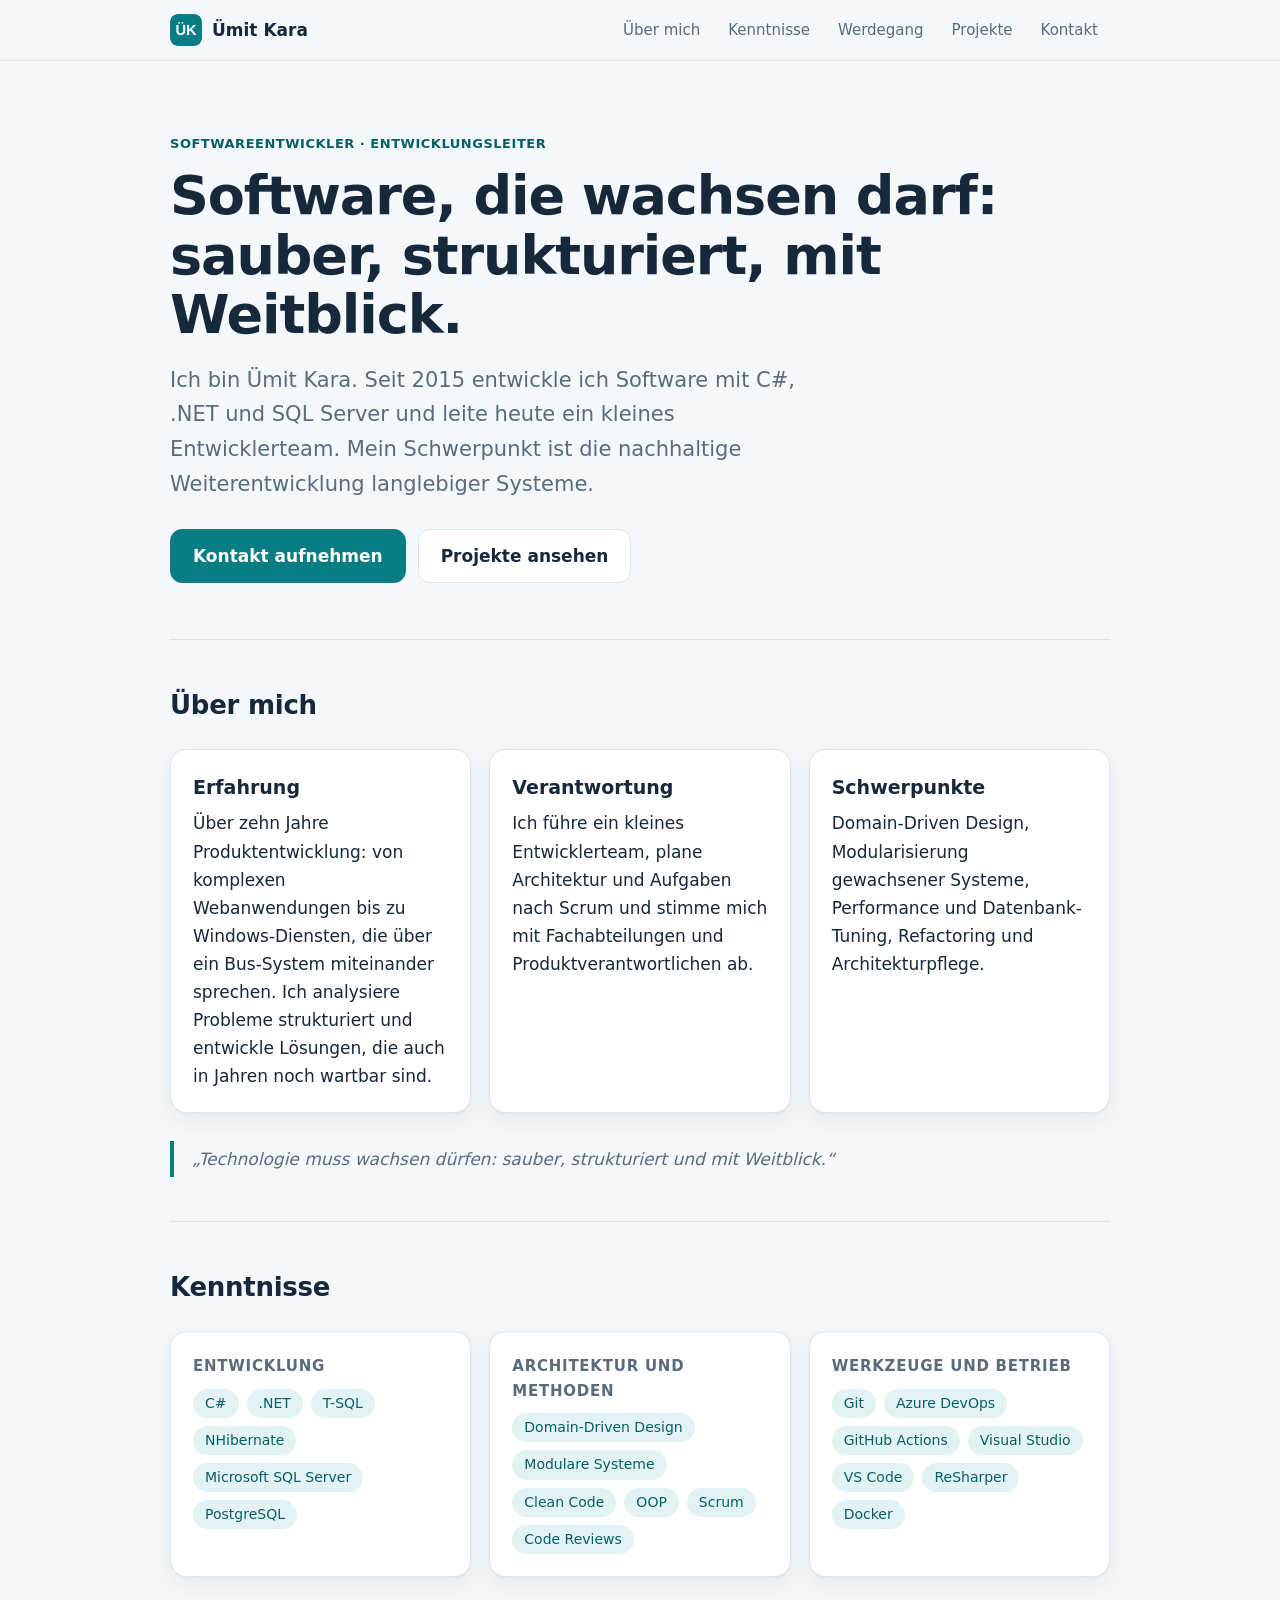
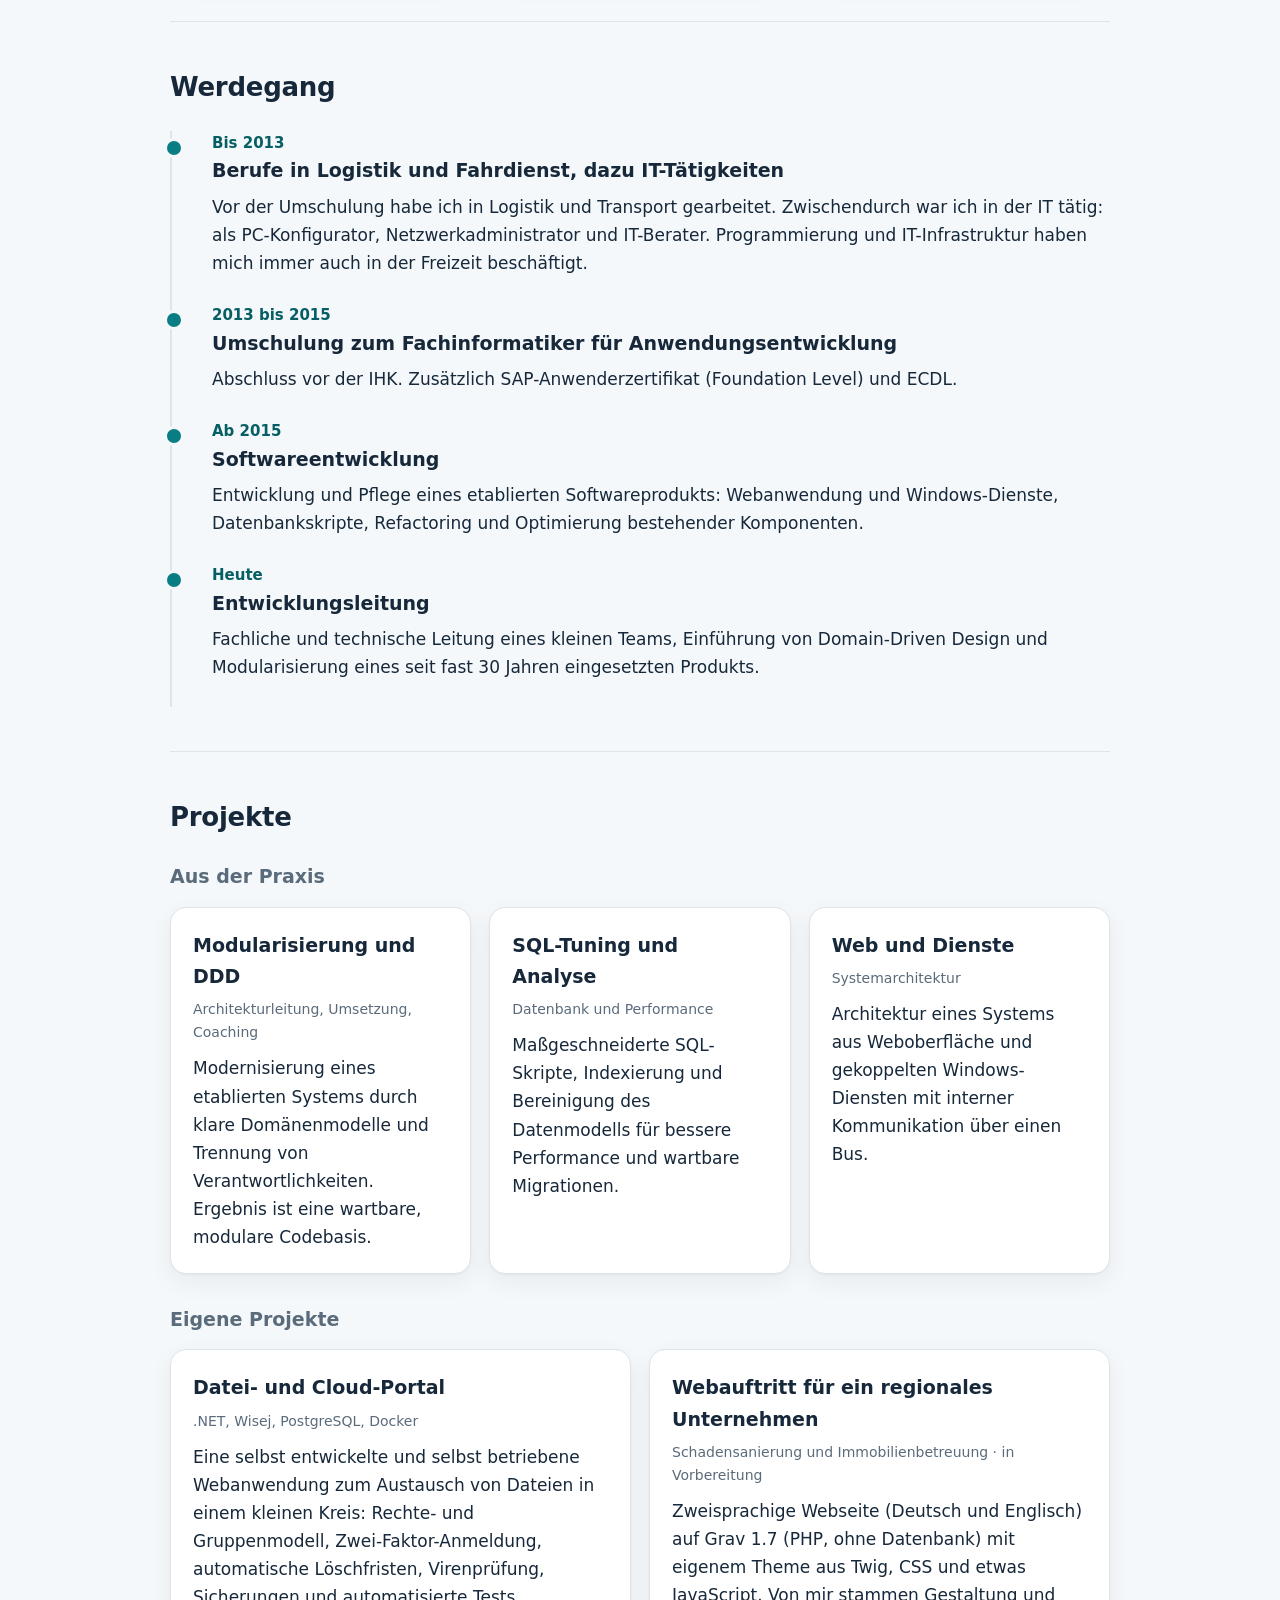
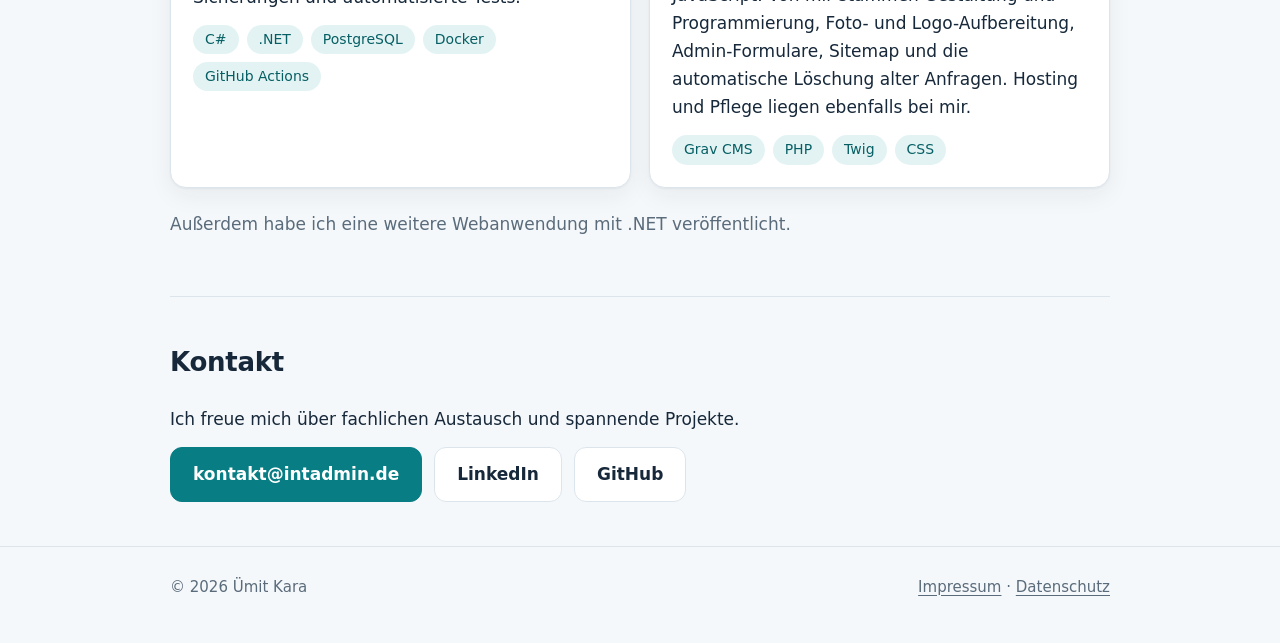
<file: index.html>
<!DOCTYPE html>
<html lang="de">
<head>
  <meta charset="utf-8">
  <meta name="viewport" content="width=device-width, initial-scale=1">
  <title>Ümit Kara · Softwareentwickler und Entwicklungsleiter</title>
  <meta name="description" content="Softwareentwickler und Entwicklungsleiter mit Schwerpunkt C#, .NET, SQL Server und Domain-Driven Design. Portfolio von Ümit Kara.">
  <meta name="color-scheme" content="light dark">
  <link rel="icon" href="favicon.svg" type="image/svg+xml">
  <link rel="stylesheet" href="style.css">
</head>
<body>
  <a class="skip" href="#inhalt">Zum Inhalt springen</a>

  <header class="top">
    <div class="wrap">
      <a class="brand" href="#" aria-label="Ümit Kara, Seitenanfang"><img src="favicon.svg" alt="" width="32" height="32"> Ümit Kara</a>
      <nav aria-label="Hauptmenü">
        <a href="#ueber-mich">Über mich</a>
        <a href="#kenntnisse">Kenntnisse</a>
        <a href="#werdegang">Werdegang</a>
        <a href="#projekte">Projekte</a>
        <a href="#kontakt">Kontakt</a>
      </nav>
    </div>
  </header>

  <main id="inhalt">
    <div class="wrap">
      <div class="hero">
        <p class="eyebrow">Softwareentwickler · Entwicklungsleiter</p>
        <h1>Software, die wachsen darf: sauber, strukturiert, mit Weitblick.</h1>
        <p class="lead">Ich bin Ümit Kara. Seit 2015 entwickle ich Software mit C#, .NET und SQL Server und leite heute ein kleines Entwicklerteam. Mein Schwerpunkt ist die nachhaltige Weiterentwicklung langlebiger Systeme.</p>
        <div class="actions">
          <a class="button primary" href="#kontakt">Kontakt aufnehmen</a>
          <a class="button" href="#projekte">Projekte ansehen</a>
        </div>
      </div>

      <section id="ueber-mich">
        <h2>Über mich</h2>
        <div class="grid">
          <div class="card">
            <h3>Erfahrung</h3>
            <p>Über zehn Jahre Produktentwicklung: von komplexen Webanwendungen bis zu Windows-Diensten, die über ein Bus-System miteinander sprechen. Ich analysiere Probleme strukturiert und entwickle Lösungen, die auch in Jahren noch wartbar sind.</p>
          </div>
          <div class="card">
            <h3>Verantwortung</h3>
            <p>Ich führe ein kleines Entwicklerteam, plane Architektur und Aufgaben nach Scrum und stimme mich mit Fachabteilungen und Produktverantwortlichen ab.</p>
          </div>
          <div class="card">
            <h3>Schwerpunkte</h3>
            <p>Domain-Driven Design, Modularisierung gewachsener Systeme, Performance und Datenbank-Tuning, Refactoring und Architekturpflege.</p>
          </div>
        </div>
        <blockquote>„Technologie muss wachsen dürfen: sauber, strukturiert und mit Weitblick.“</blockquote>
      </section>

      <section id="kenntnisse" class="skills">
        <h2>Kenntnisse</h2>
        <div class="grid">
          <div class="card">
            <h3>Entwicklung</h3>
            <ul class="chips"><li>C#</li><li>.NET</li><li>T-SQL</li><li>NHibernate</li><li>Microsoft SQL Server</li><li>PostgreSQL</li></ul>
          </div>
          <div class="card">
            <h3>Architektur und Methoden</h3>
            <ul class="chips"><li>Domain-Driven Design</li><li>Modulare Systeme</li><li>Clean Code</li><li>OOP</li><li>Scrum</li><li>Code Reviews</li></ul>
          </div>
          <div class="card">
            <h3>Werkzeuge und Betrieb</h3>
            <ul class="chips"><li>Git</li><li>Azure DevOps</li><li>GitHub Actions</li><li>Visual Studio</li><li>VS Code</li><li>ReSharper</li><li>Docker</li></ul>
          </div>
        </div>
      </section>

      <section id="werdegang">
        <h2>Werdegang</h2>
        <ol class="timeline">
          <li>
            <span class="when">Bis 2013</span>
            <h3>Berufe in Logistik und Fahrdienst, dazu IT-Tätigkeiten</h3>
            <p>Vor der Umschulung habe ich in Logistik und Transport gearbeitet. Zwischendurch war ich in der IT tätig: als PC-Konfigurator, Netzwerkadministrator und IT-Berater. Programmierung und IT-Infrastruktur haben mich immer auch in der Freizeit beschäftigt.</p>
          </li>
          <li>
            <span class="when">2013 bis 2015</span>
            <h3>Umschulung zum Fachinformatiker für Anwendungsentwicklung</h3>
            <p>Abschluss vor der IHK. Zusätzlich SAP-Anwenderzertifikat (Foundation Level) und ECDL.</p>
          </li>
          <li>
            <span class="when">Ab 2015</span>
            <h3>Softwareentwicklung</h3>
            <p>Entwicklung und Pflege eines etablierten Softwareprodukts: Webanwendung und Windows-Dienste, Datenbankskripte, Refactoring und Optimierung bestehender Komponenten.</p>
          </li>
          <li>
            <span class="when">Heute</span>
            <h3>Entwicklungsleitung</h3>
            <p>Fachliche und technische Leitung eines kleinen Teams, Einführung von Domain-Driven Design und Modularisierung eines seit fast 30 Jahren eingesetzten Produkts.</p>
          </li>
        </ol>
      </section>

      <section id="projekte">
        <h2>Projekte</h2>
        <h3 class="muted" style="margin-bottom:14px">Aus der Praxis</h3>
        <div class="grid">
          <div class="card">
            <h3>Modularisierung und DDD</h3>
            <p class="meta">Architekturleitung, Umsetzung, Coaching</p>
            <p>Modernisierung eines etablierten Systems durch klare Domänenmodelle und Trennung von Verantwortlichkeiten. Ergebnis ist eine wartbare, modulare Codebasis.</p>
          </div>
          <div class="card">
            <h3>SQL-Tuning und Analyse</h3>
            <p class="meta">Datenbank und Performance</p>
            <p>Maßgeschneiderte SQL-Skripte, Indexierung und Bereinigung des Datenmodells für bessere Performance und wartbare Migrationen.</p>
          </div>
          <div class="card">
            <h3>Web und Dienste</h3>
            <p class="meta">Systemarchitektur</p>
            <p>Architektur eines Systems aus Weboberfläche und gekoppelten Windows-Diensten mit interner Kommunikation über einen Bus.</p>
          </div>
        </div>

        <h3 class="muted" style="margin:30px 0 14px">Eigene Projekte</h3>
        <div class="grid">
          <div class="card">
            <h3>Datei- und Cloud-Portal</h3>
            <p class="meta">.NET, Wisej, PostgreSQL, Docker</p>
            <p>Eine selbst entwickelte und selbst betriebene Webanwendung zum Austausch von Dateien in einem kleinen Kreis: Rechte- und Gruppenmodell, Zwei-Faktor-Anmeldung, automatische Löschfristen, Virenprüfung, Sicherungen und automatisierte Tests.</p>
            <ul class="chips"><li>C#</li><li>.NET</li><li>PostgreSQL</li><li>Docker</li><li>GitHub Actions</li></ul>
          </div>
          <div class="card">
            <h3>Webauftritt für ein regionales Unternehmen</h3>
            <p class="meta">Schadensanierung und Immobilienbetreuung · in Vorbereitung</p>
            <p>Zweisprachige Webseite (Deutsch und Englisch) auf Grav 1.7 (PHP, ohne Datenbank) mit eigenem Theme aus Twig, CSS und etwas JavaScript. Von mir stammen Gestaltung und Programmierung, Foto- und Logo-Aufbereitung, Admin-Formulare, Sitemap und die automatische Löschung alter Anfragen. Hosting und Pflege liegen ebenfalls bei mir.</p>
            <ul class="chips"><li>Grav CMS</li><li>PHP</li><li>Twig</li><li>CSS</li></ul>
          </div>
        </div>
        <p class="muted" style="margin-top:22px">Außerdem habe ich eine weitere Webanwendung mit .NET veröffentlicht.</p>
      </section>

      <section id="kontakt">
        <h2>Kontakt</h2>
        <p>Ich freue mich über fachlichen Austausch und spannende Projekte.</p>
        <div class="actions">
          <a class="button primary" href="mailto:kontakt@intadmin.de">kontakt@intadmin.de</a>
          <a class="button" href="https://www.linkedin.com/in/%C3%BCmit-kara-594022368/" rel="noopener" target="_blank">LinkedIn</a>
          <a class="button" href="https://github.com/Bujemo" rel="noopener" target="_blank">GitHub</a>
        </div>
      </section>
    </div>
  </main>

  <footer>
    <div class="wrap">
      <span>© 2026 Ümit Kara</span>
      <span><a href="impressum.html">Impressum</a> · <a href="datenschutz.html">Datenschutz</a></span>
    </div>
  </footer>
</body>
</html>
</file>
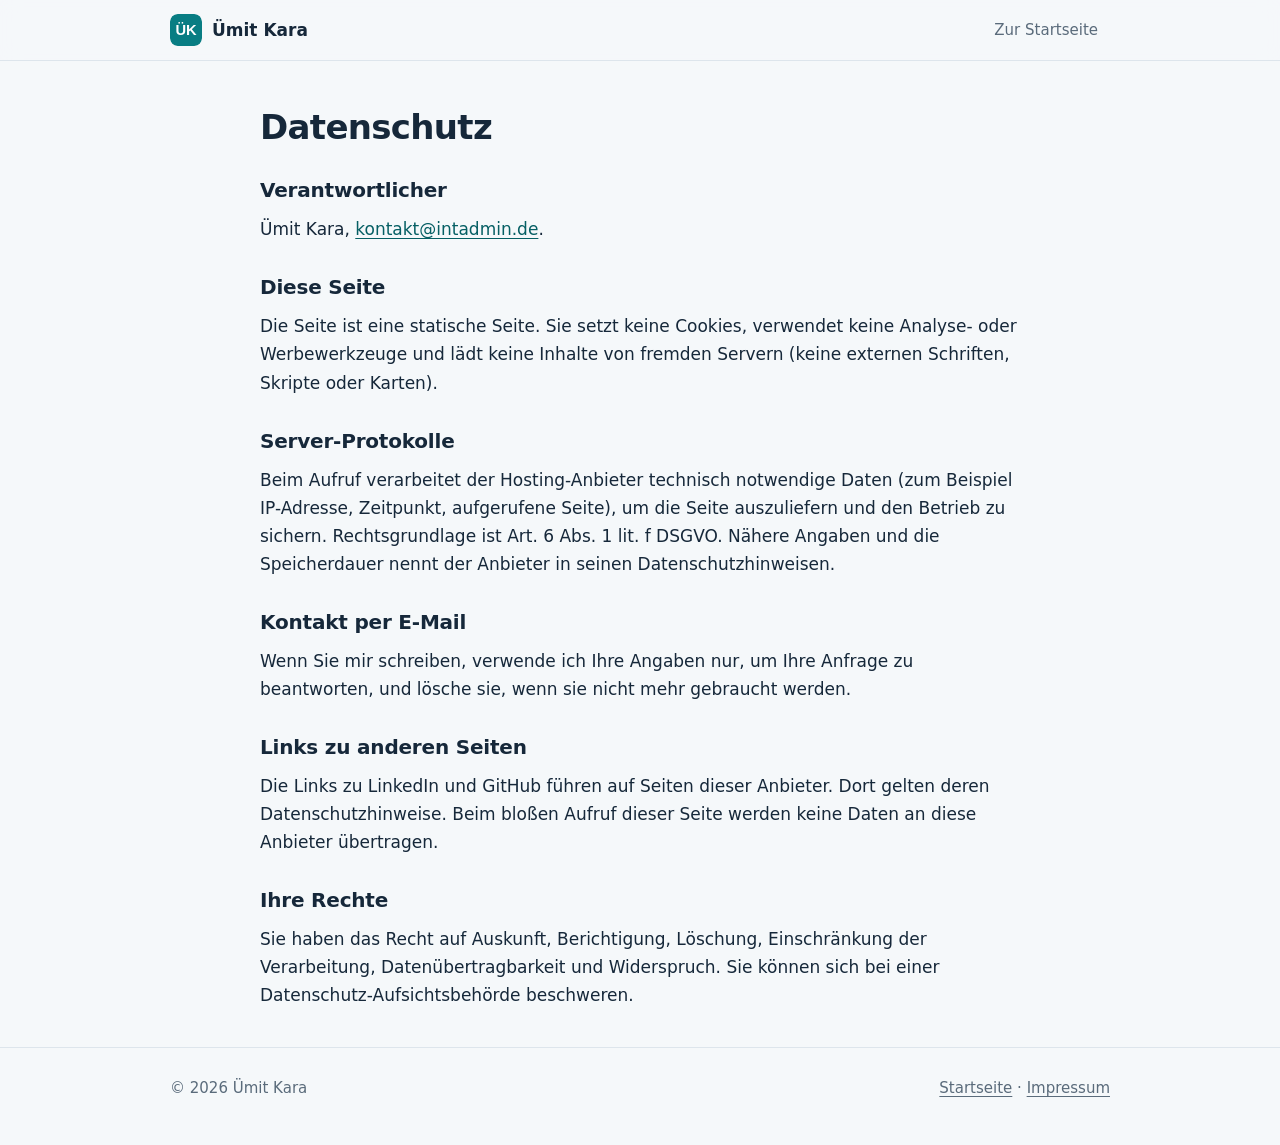
<file: datenschutz.html>
<!DOCTYPE html>
<html lang="de">
<head>
  <meta charset="utf-8">
  <meta name="viewport" content="width=device-width, initial-scale=1">
  <title>Datenschutz · Ümit Kara</title>
  <meta name="robots" content="noindex">
  <meta name="color-scheme" content="light dark">
  <link rel="icon" href="favicon.svg" type="image/svg+xml">
  <link rel="stylesheet" href="style.css">
</head>
<body>
  <header class="top"><div class="wrap">
    <a class="brand" href="index.html"><img src="favicon.svg" alt="" width="32" height="32"> Ümit Kara</a>
    <nav aria-label="Hauptmenü"><a href="index.html">Zur Startseite</a></nav>
  </div></header>
  <main class="wrap legal">
    <h1>Datenschutz</h1>
    <h2>Verantwortlicher</h2>
    <p>Ümit Kara, <a href="mailto:kontakt@intadmin.de">kontakt@intadmin.de</a>.</p>
    <h2>Diese Seite</h2>
    <p>Die Seite ist eine statische Seite. Sie setzt keine Cookies, verwendet keine Analyse- oder Werbewerkzeuge und lädt keine Inhalte von fremden Servern (keine externen Schriften, Skripte oder Karten).</p>
    <h2>Server-Protokolle</h2>
    <p>Beim Aufruf verarbeitet der Hosting-Anbieter technisch notwendige Daten (zum Beispiel IP-Adresse, Zeitpunkt, aufgerufene Seite), um die Seite auszuliefern und den Betrieb zu sichern. Rechtsgrundlage ist Art. 6 Abs. 1 lit. f DSGVO. Nähere Angaben und die Speicherdauer nennt der Anbieter in seinen Datenschutzhinweisen.</p>
    <h2>Kontakt per E-Mail</h2>
    <p>Wenn Sie mir schreiben, verwende ich Ihre Angaben nur, um Ihre Anfrage zu beantworten, und lösche sie, wenn sie nicht mehr gebraucht werden.</p>
    <h2>Links zu anderen Seiten</h2>
    <p>Die Links zu LinkedIn und GitHub führen auf Seiten dieser Anbieter. Dort gelten deren Datenschutzhinweise. Beim bloßen Aufruf dieser Seite werden keine Daten an diese Anbieter übertragen.</p>
    <h2>Ihre Rechte</h2>
    <p>Sie haben das Recht auf Auskunft, Berichtigung, Löschung, Einschränkung der Verarbeitung, Datenübertragbarkeit und Widerspruch. Sie können sich bei einer Datenschutz-Aufsichtsbehörde beschweren.</p>
  </main>
  <footer><div class="wrap"><span>© 2026 Ümit Kara</span><span><a href="index.html">Startseite</a> · <a href="impressum.html">Impressum</a></span></div></footer>
</body>
</html>
</file>
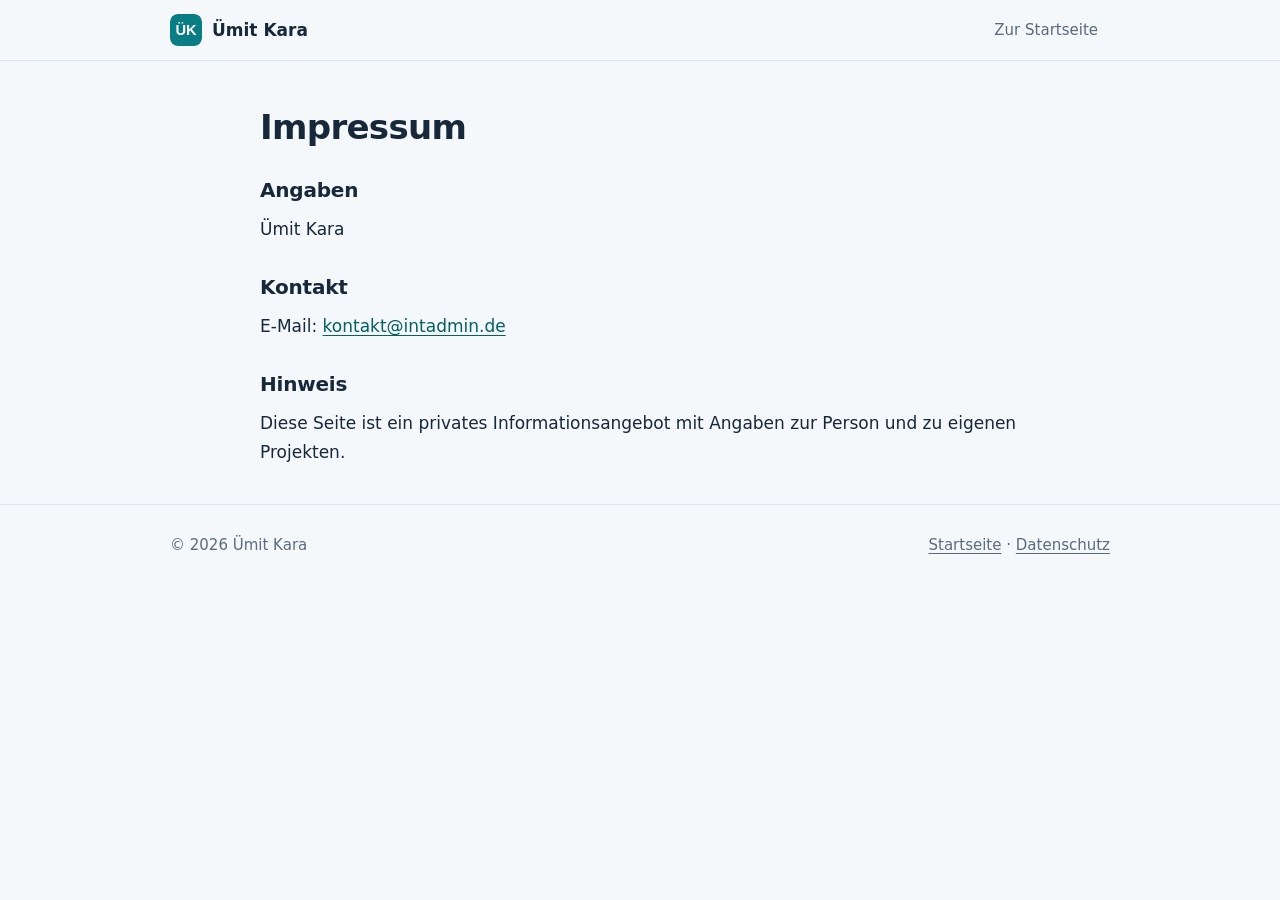
<file: impressum.html>
<!DOCTYPE html>
<html lang="de">
<head>
  <meta charset="utf-8">
  <meta name="viewport" content="width=device-width, initial-scale=1">
  <title>Impressum · Ümit Kara</title>
  <meta name="robots" content="noindex">
  <meta name="color-scheme" content="light dark">
  <link rel="icon" href="favicon.svg" type="image/svg+xml">
  <link rel="stylesheet" href="style.css">
</head>
<body>
  <header class="top"><div class="wrap">
    <a class="brand" href="index.html"><img src="favicon.svg" alt="" width="32" height="32"> Ümit Kara</a>
    <nav aria-label="Hauptmenü"><a href="index.html">Zur Startseite</a></nav>
  </div></header>
  <main class="wrap legal">
    <h1>Impressum</h1>
    <h2>Angaben</h2>
    <p>Ümit Kara</p>
    <h2>Kontakt</h2>
    <p>E-Mail: <a href="mailto:kontakt@intadmin.de">kontakt@intadmin.de</a></p>
    <h2>Hinweis</h2>
    <p>Diese Seite ist ein privates Informationsangebot mit Angaben zur Person und zu eigenen Projekten.</p>
  </main>
  <footer><div class="wrap"><span>© 2026 Ümit Kara</span><span><a href="index.html">Startseite</a> · <a href="datenschutz.html">Datenschutz</a></span></div></footer>
</body>
</html>
</file>
<file: style.css>
:root {
  --bg: #f5f8fa;
  --surface: #ffffff;
  --text: #16283a;
  --muted: #5a6b7b;
  --line: #dde5ec;
  --accent: #087d83;
  --accent-soft: #e3f3f3;
  --accent-strong: #065f64;
  --shadow: 0 1px 2px rgba(16, 42, 67, .05), 0 8px 24px rgba(16, 42, 67, .06);
}
@media (prefers-color-scheme: dark) {
  :root {
    --bg: #0f1a24;
    --surface: #16232f;
    --text: #e7eef4;
    --muted: #a3b3c1;
    --line: #28394a;
    --accent: #4cc3c8;
    --accent-soft: #15353a;
    --accent-strong: #7fdadd;
    --shadow: 0 1px 2px rgba(0, 0, 0, .3), 0 8px 24px rgba(0, 0, 0, .25);
  }
}
* { box-sizing: border-box; }
html { scroll-behavior: smooth; scroll-padding-top: 76px; }
body {
  margin: 0;
  font: 17px/1.65 system-ui, -apple-system, "Segoe UI", Roboto, Arial, sans-serif;
  color: var(--text);
  background: var(--bg);
  -webkit-font-smoothing: antialiased;
}
a { color: var(--accent-strong); text-underline-offset: 3px; }
a:hover { text-decoration-thickness: 2px; }
:focus-visible { outline: 3px solid var(--accent); outline-offset: 3px; border-radius: 4px; }
.skip { position: absolute; left: -9999px; top: 8px; background: var(--surface); color: var(--text); padding: 8px 14px; border-radius: 8px; z-index: 20; }
.skip:focus { left: 12px; }

.wrap { max-width: 980px; margin: 0 auto; padding: 0 20px; }

/* Navigation */
.top { position: sticky; top: 0; z-index: 10; background: color-mix(in srgb, var(--bg) 88%, transparent); backdrop-filter: blur(10px); border-bottom: 1px solid var(--line); }
.top .wrap { display: flex; align-items: center; justify-content: space-between; min-height: 60px; gap: 16px; flex-wrap: wrap; }
.brand { display: flex; align-items: center; gap: 10px; font-weight: 700; text-decoration: none; color: var(--text); }
.brand img { width: 32px; height: 32px; border-radius: 8px; }
.top nav { display: flex; gap: 4px; flex-wrap: wrap; }
.top nav a { color: var(--muted); text-decoration: none; padding: 6px 12px; border-radius: 999px; font-size: 15px; }
.top nav a:hover { background: var(--accent-soft); color: var(--accent-strong); }

/* Kopf */
.hero { padding: 72px 0 56px; }
.eyebrow { color: var(--accent-strong); font-weight: 600; letter-spacing: .04em; text-transform: uppercase; font-size: 13px; margin: 0 0 12px; }
h1 { font-size: clamp(34px, 6vw, 54px); line-height: 1.1; margin: 0 0 18px; letter-spacing: -.02em; }
.lead { font-size: clamp(18px, 2.4vw, 21px); color: var(--muted); max-width: 680px; margin: 0 0 28px; }
.actions { display: flex; flex-wrap: wrap; gap: 12px; }
.button { display: inline-block; padding: 12px 22px; border-radius: 12px; font-weight: 600; text-decoration: none; border: 1px solid var(--line); background: var(--surface); color: var(--text); }
.button.primary { background: var(--accent); border-color: var(--accent); color: #fff; }
.button:hover { box-shadow: var(--shadow); }
@media (prefers-color-scheme: dark) { .button.primary { color: #06292b; } }

/* Abschnitte */
section { padding: 44px 0; border-top: 1px solid var(--line); }
h2 { font-size: 26px; margin: 0 0 22px; letter-spacing: -.01em; }
h3 { font-size: 19px; margin: 0 0 6px; }
p { margin: 0 0 14px; }
.grid { display: grid; gap: 18px; grid-template-columns: repeat(auto-fit, minmax(270px, 1fr)); }
.card { background: var(--surface); border: 1px solid var(--line); border-radius: 16px; padding: 22px; box-shadow: var(--shadow); }
.card p:last-child { margin-bottom: 0; }
.muted { color: var(--muted); }
.meta { font-size: 14px; color: var(--muted); margin-bottom: 10px; }
.chips { list-style: none; padding: 0; margin: 10px 0 0; display: flex; flex-wrap: wrap; gap: 8px; }
.chips li { background: var(--accent-soft); color: var(--accent-strong); border-radius: 999px; padding: 3px 12px; font-size: 14px; font-weight: 500; }
.skills h3 { font-size: 15px; text-transform: uppercase; letter-spacing: .05em; color: var(--muted); margin-bottom: 4px; }

/* Werdegang */
.timeline { list-style: none; margin: 0; padding: 0 0 0 22px; border-left: 2px solid var(--line); }
.timeline li { position: relative; padding: 0 0 26px 18px; }
.timeline li::before { content: ""; position: absolute; left: -30px; top: 7px; width: 14px; height: 14px; border-radius: 50%; background: var(--accent); border: 3px solid var(--bg); }
.timeline .when { font-weight: 700; color: var(--accent-strong); font-size: 15px; display: block; }
.timeline p { margin-bottom: 0; }

blockquote { margin: 28px 0 0; padding: 4px 0 4px 18px; border-left: 4px solid var(--accent); color: var(--muted); font-style: italic; }
.langs { display: flex; flex-wrap: wrap; gap: 10px 28px; margin: 0; padding: 0; list-style: none; }
.langs strong { margin-right: 6px; }

footer { border-top: 1px solid var(--line); padding: 28px 0 44px; color: var(--muted); font-size: 15px; }
footer .wrap { display: flex; flex-wrap: wrap; gap: 8px 24px; justify-content: space-between; }
footer a { color: var(--muted); }

/* Rechtstexte */
.legal { padding: 48px 0 24px; max-width: 760px; }
.legal h1 { font-size: 34px; }
.legal h2 { font-size: 20px; margin: 28px 0 8px; }
.todo { background: #fff4d6; color: #5a4200; border: 1px dashed #c9a227; border-radius: 10px; padding: 2px 8px; }
@media (prefers-color-scheme: dark) { .todo { background: #3a3014; color: #f0d98a; border-color: #8a7020; } }

@media (max-width: 560px) {
  .hero { padding: 48px 0 36px; }
  .top nav { gap: 0; }
  .top nav a { padding: 6px 9px; font-size: 14px; }
}
@media (prefers-reduced-motion: reduce) { html { scroll-behavior: auto; } }
@media print {
  .top, .actions, .skip { display: none; }
  body { background: #fff; color: #000; }
  .card { box-shadow: none; }
  section { break-inside: avoid; }
}
</file>
